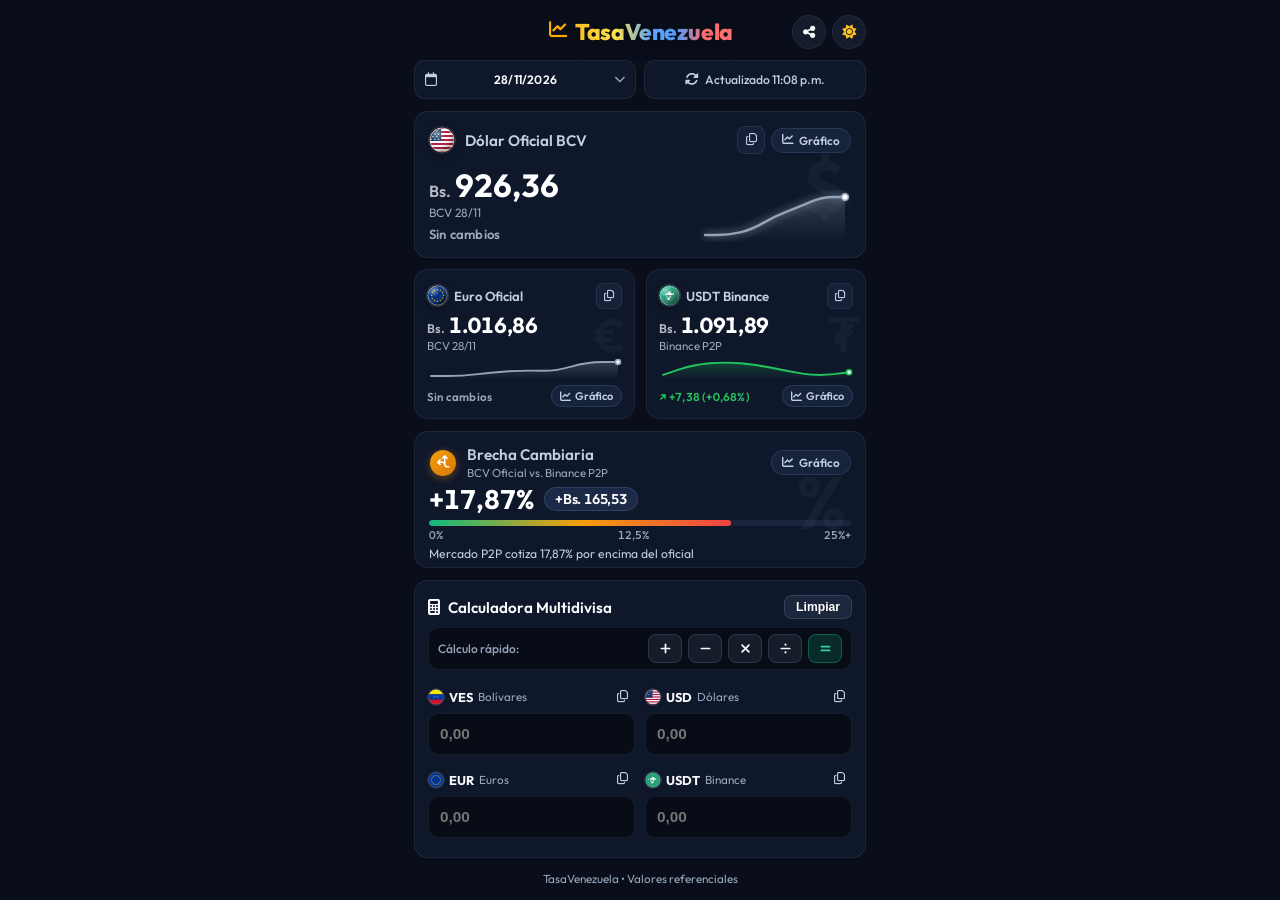
<file: index.html>
<!DOCTYPE html>
<html lang="es">
<head>
  <meta charset="UTF-8">
  <meta name="viewport" content="width=device-width, initial-scale=1.0, viewport-fit=cover">
  <title>TasaVenezuela</title>

  <!-- PWA & Apple iOS Support -->
  <link rel="manifest" href="manifest.json">
  <meta name="theme-color" content="#0f172a">
  <meta name="mobile-web-app-capable" content="yes">
  <meta name="apple-mobile-web-app-capable" content="yes">
  <meta name="apple-mobile-web-app-status-bar-style" content="black-translucent">
  <meta name="apple-mobile-web-app-title" content="TasaVenezuela">
  <link rel="apple-touch-icon" href="icons/apple-touch-icon.png">
  <link rel="apple-touch-icon" sizes="180x180" href="icons/icon-180x180.png">
  <link rel="icon" type="image/png" sizes="32x32" href="icons/favicon-32x32.png">
  <meta name="format-detection" content="telephone=no">

  <link rel="stylesheet" href="styles.css?v=38">
  <!-- Google Fonts -->
  <link href="https://fonts.googleapis.com/css2?family=Outfit:wght@300;400;500;600;700&display=swap" rel="stylesheet">
  <!-- FontAwesome Icons -->
  <link rel="stylesheet" href="https://cdnjs.cloudflare.com/ajax/libs/font-awesome/6.4.0/css/all.min.css">
  <!-- Estilos Críticos Splash Screen (Evita cualquier parpadeo de carga) -->
  <style>
    .splash-screen {
      position: fixed;
      inset: 0;
      z-index: 999999;
      background-color: #000000;
      display: flex;
      align-items: center;
      justify-content: center;
      overflow: hidden;
      touch-action: none;
      user-select: none;
      -webkit-user-select: none;
      transition: opacity 0.38s cubic-bezier(0.4, 0, 0.2, 1),
                  transform 0.38s cubic-bezier(0.4, 0, 0.2, 1),
                  visibility 0.38s ease;
      will-change: opacity, transform;
    }
    .splash-screen.splash-hidden {
      opacity: 0;
      transform: scale(1.05);
      pointer-events: none;
      visibility: hidden;
    }
  </style>
</head>
<body>
  <!-- Animated Splash Screen (Apertura Fluida con Bandera Ondeante) -->
  <div id="app-splash-screen" class="splash-screen" aria-hidden="true">
    <div class="splash-content">
      <div class="splash-icon-container">
        <canvas id="splash-canvas" width="512" height="512"></canvas>
        <img id="splash-fallback-img" src="./icons/icon-512x512.png" alt="TasaVenezuela" class="splash-fallback-img" />
        <div class="splash-glow"></div>
      </div>
      <div class="splash-brand">
        <h2 class="splash-title">TasaVenezuela</h2>
        <div class="splash-progress-track">
          <div class="splash-progress-fill"></div>
        </div>
      </div>
    </div>
  </div>

  <div class="bg-glow bg-glow-1"></div>
  <div class="bg-glow bg-glow-2"></div>

  <div class="app-container">
    <!-- Header -->
    <header class="app-header">
      <div class="header-top">
        <div class="header-left-slot">
          <button id="btn-install" class="btn-install" title="Instalar aplicación" style="display: none;">
            <i class="fa-solid fa-cloud-arrow-down"></i>
            <span>Instalar</span>
          </button>
        </div>
        <div class="header-logo">
          <i class="fa-solid fa-chart-line logo-icon"></i>
          <h1>TasaVenezuela</h1>
        </div>
        <div class="header-actions">
          <button type="button" id="btn-share" class="btn-icon-circle btn-share" title="Compartir resumen del día" aria-label="Compartir resumen de tasas">
            <i class="fa-solid fa-share-nodes"></i>
          </button>
          <button type="button" id="btn-theme" class="btn-icon-circle btn-theme" title="Cambiar a modo claro" aria-label="Cambiar a modo claro">
            <i class="fa-solid fa-sun theme-icon"></i>
          </button>
        </div>
      </div>
    </header>

    <main class="app-main">
      <!-- Banner Offline (Solo visible cuando NO hay conexión a Internet) -->
      <section id="offline-banner" class="offline-banner" style="display: none;" role="status" aria-live="polite">
        <div class="offline-banner-left">
          <div class="offline-icon-pulse">
            <i class="fa-solid fa-triangle-exclamation"></i>
          </div>
          <div class="offline-text-content">
            <div class="offline-badge-row">
              <span class="offline-badge"><i class="fa-solid fa-bolt-slash"></i> MODO SIN CONEXIÓN</span>
            </div>
            <p class="offline-message">
              Mostrando última actualización recibida: <strong id="offline-last-date">--</strong>
            </p>
          </div>
        </div>
        <button id="btn-retry-offline" class="btn-retry-offline" title="Reintentar conexión">
          <i class="fa-solid fa-rotate"></i>
          <span>Reintentar</span>
        </button>
      </section>

      <!-- Barra Unificada de Fecha y Actualización -->
      <section class="unified-toolbar-section">
        <div class="unified-toolbar">
          <div class="unified-date-control" id="date-control-trigger" title="Consultar fechas anteriores">
            <i class="fa-regular fa-calendar toolbar-icon"></i>
            <span id="selected-date-display" class="toolbar-date-text">--/--/----</span>
            <i class="fa-solid fa-chevron-down toolbar-chevron"></i>
            <input type="date" id="input-fecha" class="input-date-overlay" aria-label="Consultar fechas anteriores">
          </div>
          <button type="button" id="btn-refresh" class="unified-refresh-btn" title="Actualizar tasas">
            <i class="fa-solid fa-rotate refresh-icon"></i>
            <span id="last-update-display">Actualizado --:--</span>
          </button>
        </div>
        <div id="historical-notice" class="historical-notice" style="display: none;"></div>
      </section>

      <!-- Tarjetas de Tasas -->
      <section class="rates-grid">
        <!-- Dólar BCV (Principal) -->
        <div class="rate-card primary-card" id="card-dolar">
          <div class="card-header">
            <div class="card-title">
              <span class="flag-icon" aria-label="Bandera Estados Unidos">
                <svg class="flag-svg" viewBox="0 0 64 64" width="28" height="28">
                  <defs>
                    <clipPath id="circle-us"><circle cx="32" cy="32" r="30"/></clipPath>
                    <radialGradient id="gloss-us" cx="30%" cy="25%" r="70%">
                      <stop offset="0%" stop-color="#ffffff" stop-opacity="0.45"/>
                      <stop offset="50%" stop-color="#ffffff" stop-opacity="0"/>
                      <stop offset="100%" stop-color="#000000" stop-opacity="0.25"/>
                    </radialGradient>
                    <linearGradient id="rim-us" x1="0%" y1="0%" x2="100%" y2="100%">
                      <stop offset="0%" stop-color="#FFDF80"/>
                      <stop offset="50%" stop-color="#FFFFFF" stop-opacity="0.8"/>
                      <stop offset="100%" stop-color="#B38728"/>
                    </linearGradient>
                  </defs>
                  <g clip-path="url(#circle-us)">
                    <rect width="64" height="64" fill="#B31942"/>
                    <rect y="4.92" width="64" height="4.92" fill="#FFFFFF"/>
                    <rect y="14.77" width="64" height="4.92" fill="#FFFFFF"/>
                    <rect y="24.61" width="64" height="4.92" fill="#FFFFFF"/>
                    <rect y="34.46" width="64" height="4.92" fill="#FFFFFF"/>
                    <rect y="44.31" width="64" height="4.92" fill="#FFFFFF"/>
                    <rect y="54.15" width="64" height="4.92" fill="#FFFFFF"/>
                    <rect width="30" height="34.46" fill="#0A3161"/>
                    <g fill="#FFFFFF" transform="scale(0.85) translate(1, 1)">
                      <polygon points="5,2 6,4.5 8.7,4.5 6.5,6.1 7.3,8.6 5,7 2.7,8.6 3.5,6.1 1.3,4.5 4,4.5" transform="translate(1, 0) scale(0.8)"/>
                      <polygon points="5,2 6,4.5 8.7,4.5 6.5,6.1 7.3,8.6 5,7 2.7,8.6 3.5,6.1 1.3,4.5 4,4.5" transform="translate(12, 0) scale(0.8)"/>
                      <polygon points="5,2 6,4.5 8.7,4.5 6.5,6.1 7.3,8.6 5,7 2.7,8.6 3.5,6.1 1.3,4.5 4,4.5" transform="translate(23, 0) scale(0.8)"/>
                      <polygon points="5,2 6,4.5 8.7,4.5 6.5,6.1 7.3,8.6 5,7 2.7,8.6 3.5,6.1 1.3,4.5 4,4.5" transform="translate(6.5, 7.5) scale(0.8)"/>
                      <polygon points="5,2 6,4.5 8.7,4.5 6.5,6.1 7.3,8.6 5,7 2.7,8.6 3.5,6.1 1.3,4.5 4,4.5" transform="translate(17.5, 7.5) scale(0.8)"/>
                      <polygon points="5,2 6,4.5 8.7,4.5 6.5,6.1 7.3,8.6 5,7 2.7,8.6 3.5,6.1 1.3,4.5 4,4.5" transform="translate(1, 15) scale(0.8)"/>
                      <polygon points="5,2 6,4.5 8.7,4.5 6.5,6.1 7.3,8.6 5,7 2.7,8.6 3.5,6.1 1.3,4.5 4,4.5" transform="translate(12, 15) scale(0.8)"/>
                      <polygon points="5,2 6,4.5 8.7,4.5 6.5,6.1 7.3,8.6 5,7 2.7,8.6 3.5,6.1 1.3,4.5 4,4.5" transform="translate(23, 15) scale(0.8)"/>
                      <polygon points="5,2 6,4.5 8.7,4.5 6.5,6.1 7.3,8.6 5,7 2.7,8.6 3.5,6.1 1.3,4.5 4,4.5" transform="translate(6.5, 22.5) scale(0.8)"/>
                      <polygon points="5,2 6,4.5 8.7,4.5 6.5,6.1 7.3,8.6 5,7 2.7,8.6 3.5,6.1 1.3,4.5 4,4.5" transform="translate(17.5, 22.5) scale(0.8)"/>
                      <polygon points="5,2 6,4.5 8.7,4.5 6.5,6.1 7.3,8.6 5,7 2.7,8.6 3.5,6.1 1.3,4.5 4,4.5" transform="translate(1, 30) scale(0.8)"/>
                      <polygon points="5,2 6,4.5 8.7,4.5 6.5,6.1 7.3,8.6 5,7 2.7,8.6 3.5,6.1 1.3,4.5 4,4.5" transform="translate(12, 30) scale(0.8)"/>
                      <polygon points="5,2 6,4.5 8.7,4.5 6.5,6.1 7.3,8.6 5,7 2.7,8.6 3.5,6.1 1.3,4.5 4,4.5" transform="translate(23, 30) scale(0.8)"/>
                    </g>
                    <circle cx="32" cy="32" r="30" fill="url(#gloss-us)"/>
                  </g>
                  <circle cx="32" cy="32" r="29.5" fill="none" stroke="url(#rim-us)" stroke-width="1.8"/>
                </svg>
              </span>
              <h2>Dólar Oficial BCV</h2>
            </div>
            <div class="card-header-actions">
              <button type="button" class="btn-copy-rate btn-copy-corner" data-copy-rate="usd" aria-label="Copiar tasa Dólar Oficial BCV" title="Copiar tasa">
                <i class="fa-regular fa-copy"></i>
              </button>
              <button type="button" class="btn-chart-pill" data-chart-card="card-dolar" title="Ver gráfico histórico 7D / 30D">
                <i class="fa-solid fa-chart-line"></i>
                <span>Gráfico</span>
              </button>
            </div>
          </div>
          <div class="hero-content-grid">
            <div class="hero-metrics">
              <div class="rate-value-container">
                <span class="rate-symbol">Bs.</span>
                <span class="rate-value" id="val-dolar">0,00</span>
              </div>
              <span class="rate-desc" id="desc-dolar">BCV --/--</span>
              <span class="trend-badge" id="trend-dolar">--</span>
            </div>
            <canvas class="mini-sparkline hero-sparkline" id="spark-dolar" width="145" height="54" aria-label="Mini gráfico últimos 7 días Dólar BCV"></canvas>
          </div>
        </div>

        <!-- Duo Grid para Euro y Binance (Diseño Compacto) -->
        <div class="rates-duo-grid">
          <!-- Euro BCV -->
          <div class="rate-card" id="card-euro">
          <div class="card-header">
            <div class="card-title">
              <span class="flag-icon" aria-label="Bandera Unión Europea">
                <svg class="flag-svg" viewBox="0 0 64 64" width="28" height="28">
                  <defs>
                    <clipPath id="circle-eu"><circle cx="32" cy="32" r="30"/></clipPath>
                    <linearGradient id="bg-eu" x1="0%" y1="0%" x2="100%" y2="100%">
                      <stop offset="0%" stop-color="#003FA8"/>
                      <stop offset="60%" stop-color="#002776"/>
                      <stop offset="100%" stop-color="#001440"/>
                    </linearGradient>
                    <radialGradient id="gloss-eu" cx="30%" cy="25%" r="70%">
                      <stop offset="0%" stop-color="#ffffff" stop-opacity="0.45"/>
                      <stop offset="50%" stop-color="#ffffff" stop-opacity="0"/>
                      <stop offset="100%" stop-color="#000000" stop-opacity="0.3"/>
                    </radialGradient>
                    <linearGradient id="rim-eu" x1="0%" y1="0%" x2="100%" y2="100%">
                      <stop offset="0%" stop-color="#FFE885"/>
                      <stop offset="50%" stop-color="#FFFFFF" stop-opacity="0.8"/>
                      <stop offset="100%" stop-color="#CCA01A"/>
                    </linearGradient>
                    <g id="star-eu">
                      <polygon points="0,-3.2 0.95,-0.9 3.1,-0.9 1.4,0.4 2,2.5 0,1.2 -2,2.5 -1.4,0.4 -3.1,-0.9 -0.95,-0.9" fill="#FFCC00" filter="drop-shadow(0 0.5px 1px rgba(0,0,0,0.5))"/>
                    </g>
                  </defs>
                  <g clip-path="url(#circle-eu)">
                    <rect width="64" height="64" fill="url(#bg-eu)"/>
                    <use href="#star-eu" x="32" y="14"/>
                    <use href="#star-eu" x="41" y="16.4"/>
                    <use href="#star-eu" x="47.6" y="23"/>
                    <use href="#star-eu" x="50" y="32"/>
                    <use href="#star-eu" x="47.6" y="41"/>
                    <use href="#star-eu" x="41" y="47.6"/>
                    <use href="#star-eu" x="32" y="50"/>
                    <use href="#star-eu" x="23" y="47.6"/>
                    <use href="#star-eu" x="16.4" y="41"/>
                    <use href="#star-eu" x="14" y="32"/>
                    <use href="#star-eu" x="16.4" y="23"/>
                    <use href="#star-eu" x="23" y="16.4"/>
                    <circle cx="32" cy="32" r="30" fill="url(#gloss-eu)"/>
                  </g>
                  <circle cx="32" cy="32" r="29.5" fill="none" stroke="url(#rim-eu)" stroke-width="1.8"/>
                </svg>
              </span>
              <h2>Euro Oficial</h2>
            </div>
            <button type="button" class="btn-copy-rate btn-copy-corner" data-copy-rate="eur" aria-label="Copiar tasa Euro Oficial" title="Copiar tasa">
              <i class="fa-regular fa-copy"></i>
            </button>
          </div>
          <div class="card-body">
            <div class="rate-value-container">
              <span class="rate-symbol">Bs.</span>
              <span class="rate-value" id="val-euro">0,00</span>
            </div>
            <span class="rate-desc" id="desc-euro">BCV --/--</span>
            <canvas class="mini-sparkline duo-sparkline" id="spark-euro" width="140" height="24" aria-label="Mini gráfico últimos 7 días Euro"></canvas>
          </div>
          <div class="card-footer">
            <span class="trend-badge" id="trend-euro">--</span>
            <button type="button" class="btn-chart-pill btn-chart-pill-sm" data-chart-card="card-euro" title="Ver gráfico histórico Euro">
              <i class="fa-solid fa-chart-line"></i>
              <span>Gráfico</span>
            </button>
          </div>
        </div>

        <!-- USDT Binance -->
        <div class="rate-card" id="card-binance">
          <div class="card-header">
            <div class="card-title">
              <span class="flag-icon" aria-label="Icono Tether USDT">
                <svg class="flag-svg" viewBox="0 0 64 64" width="28" height="28">
                  <defs>
                    <clipPath id="circle-usdt"><circle cx="32" cy="32" r="30"/></clipPath>
                    <linearGradient id="bg-usdt" x1="0%" y1="0%" x2="100%" y2="100%">
                      <stop offset="0%" stop-color="#2CD6A4"/>
                      <stop offset="40%" stop-color="#26A17B"/>
                      <stop offset="100%" stop-color="#11634B"/>
                    </linearGradient>
                    <radialGradient id="gloss-usdt" cx="30%" cy="25%" r="70%">
                      <stop offset="0%" stop-color="#ffffff" stop-opacity="0.45"/>
                      <stop offset="50%" stop-color="#ffffff" stop-opacity="0"/>
                      <stop offset="100%" stop-color="#000000" stop-opacity="0.3"/>
                    </radialGradient>
                    <linearGradient id="rim-usdt" x1="0%" y1="0%" x2="100%" y2="100%">
                      <stop offset="0%" stop-color="#73F5D0"/>
                      <stop offset="50%" stop-color="#FFFFFF" stop-opacity="0.8"/>
                      <stop offset="100%" stop-color="#14805F"/>
                    </linearGradient>
                  </defs>
                  <g clip-path="url(#circle-usdt)">
                    <rect width="64" height="64" fill="url(#bg-usdt)"/>
                    <circle cx="32" cy="32" r="25" fill="none" stroke="rgba(255,255,255,0.2)" stroke-width="1.5"/>
                    <path d="M35.6 30.5c-.3 0-1.8.1-3.6.1-1.6 0-3.1-.1-3.6-.1-6.1-.3-10.7-1.4-10.7-2.7 0-1.4 4.6-2.5 10.7-2.7V20h7.2v5.1c6.1.3 10.7 1.4 10.7 2.7 0 1.3-4.6 2.4-10.7 2.7zm0 1.2c6.1-.3 10.7-1.4 10.7-2.7 0-.3-.3-.6-.8-.9-1.3 2.1-6.5 3.5-12.8 3.7v13.6h-7.2V31.8c-6.3-.2-11.5-1.6-12.8-3.7-.5.3-.8.6-.8.9 0 1.3 4.6 2.4 10.7 2.7v6.6c2.2.1 4.5.1 6.8.1 2.4 0 4.6 0 6.9-.1v-6.6z" fill="#FFFFFF" filter="drop-shadow(0 1px 2px rgba(0,0,0,0.4))"/>
                    <circle cx="32" cy="32" r="30" fill="url(#gloss-usdt)"/>
                  </g>
                  <circle cx="32" cy="32" r="29.5" fill="none" stroke="url(#rim-usdt)" stroke-width="1.8"/>
                </svg>
              </span>
              <h2>USDT Binance</h2>
            </div>
            <button type="button" class="btn-copy-rate btn-copy-corner" data-copy-rate="usdt" aria-label="Copiar tasa USDT Binance" title="Copiar tasa">
              <i class="fa-regular fa-copy"></i>
            </button>
          </div>
          <div class="card-body">
            <div class="rate-value-container">
              <span class="rate-symbol">Bs.</span>
              <span class="rate-value" id="val-binance">0,00</span>
            </div>
            <span class="rate-desc" id="desc-binance">Binance P2P</span>
            <canvas class="mini-sparkline duo-sparkline" id="spark-binance" width="140" height="24" aria-label="Mini gráfico últimos 7 días USDT"></canvas>
          </div>
          <div class="card-footer">
            <span class="trend-badge" id="trend-binance">--</span>
            <button type="button" class="btn-chart-pill btn-chart-pill-sm" data-chart-card="card-binance" title="Ver gráfico histórico USDT">
              <i class="fa-solid fa-chart-line"></i>
              <span>Gráfico</span>
            </button>
          </div>
        </div>
        </div> <!-- Fin rates-duo-grid -->

        <!-- Tarjeta de Brecha Cambiaria (Spread) -->
        <div class="rate-card spread-card" id="card-brecha">
          <div class="card-header">
            <div class="card-title">
              <span class="flag-icon" aria-label="Icono Brecha Cambiaria">
                <span class="spread-icon-badge">
                  <i class="fa-solid fa-arrows-split-up-and-left"></i>
                </span>
              </span>
              <div>
                <h2>Brecha Cambiaria</h2>
                <span class="spread-subtitle">BCV Oficial vs. Binance P2P</span>
              </div>
            </div>
            <button type="button" class="btn-chart-pill" data-chart-card="card-brecha" title="Ver gráfico histórico de Brecha">
              <i class="fa-solid fa-chart-line"></i>
              <span>Gráfico</span>
            </button>
          </div>
          <div class="card-body">
            <div class="rate-value-container spread-values-container">
              <span class="rate-value" id="val-brecha-pct">+0,00%</span>
              <span class="spread-bs-badge" id="val-brecha-diff-inline">+Bs. 0,00</span>
            </div>
            <span class="rate-desc" id="val-brecha-diff">Diferencia por dólar respecto al oficial</span>
          </div>
          <div class="card-footer spread-card-footer">
            <div class="spread-bar-wrapper">
              <div class="spread-bar-container">
                <div class="spread-bar-fill" id="spread-bar-fill"></div>
              </div>
              <div class="spread-bar-scale" aria-hidden="true">
                <span>0%</span>
                <span id="spread-scale-mid">12,5%</span>
                <span id="spread-scale-max">25%+</span>
              </div>
            </div>
            <span class="spread-footer-text" id="spread-footer-text">Calculando diferencial en tiempo real...</span>
          </div>
        </div>
      </section>

      <!-- Calculadora Multidivisa -->
      <section class="calculator-section">
        <div class="calculator-card">
          <div class="calculator-header">
            <div class="calculator-title-group">
              <i class="fa-solid fa-calculator calc-icon"></i>
              <h2>Calculadora Multidivisa</h2>
            </div>
            <button id="btn-reset-calc" class="btn-reset-calc" title="Limpiar calculadora">
              Limpiar
            </button>
          </div>
          <div class="calc-ops-bar" role="toolbar" aria-label="Operadores matemáticos rápidos">
            <span class="calc-ops-hint">Cálculo rápido:</span>
            <div class="calc-ops-buttons">
              <button type="button" class="btn-calc-op" data-op="+" title="Sumar (+)" aria-label="Sumar">
                <svg class="calc-op-svg" viewBox="0 0 16 16" width="13" height="13" aria-hidden="true">
                  <line x1="8" y1="3" x2="8" y2="13" stroke="currentColor" stroke-width="2.1" stroke-linecap="round"/>
                  <line x1="3" y1="8" x2="13" y2="8" stroke="currentColor" stroke-width="2.1" stroke-linecap="round"/>
                </svg>
              </button>
              <button type="button" class="btn-calc-op" data-op="-" title="Restar (−)" aria-label="Restar">
                <svg class="calc-op-svg" viewBox="0 0 16 16" width="13" height="13" aria-hidden="true">
                  <line x1="3" y1="8" x2="13" y2="8" stroke="currentColor" stroke-width="2.1" stroke-linecap="round"/>
                </svg>
              </button>
              <button type="button" class="btn-calc-op" data-op="*" title="Multiplicar (×)" aria-label="Multiplicar">
                <svg class="calc-op-svg" viewBox="0 0 16 16" width="13" height="13" aria-hidden="true">
                  <line x1="3.8" y1="3.8" x2="12.2" y2="12.2" stroke="currentColor" stroke-width="2.1" stroke-linecap="round"/>
                  <line x1="12.2" y1="3.8" x2="3.8" y2="12.2" stroke="currentColor" stroke-width="2.1" stroke-linecap="round"/>
                </svg>
              </button>
              <button type="button" class="btn-calc-op" data-op="/" title="Dividir (÷)" aria-label="Dividir">
                <svg class="calc-op-svg" viewBox="0 0 16 16" width="13" height="13" aria-hidden="true">
                  <circle cx="8" cy="3.3" r="1.35" fill="currentColor"/>
                  <line x1="2.8" y1="8" x2="13.2" y2="8" stroke="currentColor" stroke-width="2.1" stroke-linecap="round"/>
                  <circle cx="8" cy="12.7" r="1.35" fill="currentColor"/>
                </svg>
              </button>
              <button type="button" class="btn-calc-op btn-calc-eq" data-op="=" title="Calcular total (=)" aria-label="Calcular total">
                <svg class="calc-op-svg" viewBox="0 0 16 16" width="13" height="13" aria-hidden="true">
                  <line x1="3" y1="5.6" x2="13" y2="5.6" stroke="currentColor" stroke-width="2.1" stroke-linecap="round"/>
                  <line x1="3" y1="10.4" x2="13" y2="10.4" stroke="currentColor" stroke-width="2.1" stroke-linecap="round"/>
                </svg>
              </button>
            </div>
          </div>
          <div class="calculator-body">
            <div class="input-group">
              <div class="input-group-head">
                <label for="input-ves" class="input-label-inline">
                  <svg class="mini-flag-svg" viewBox="0 0 64 64" width="16" height="16" aria-hidden="true">
                    <clipPath id="circle-ves-mini"><circle cx="32" cy="32" r="30"/></clipPath>
                    <g clip-path="url(#circle-ves-mini)">
                      <rect width="64" height="21.33" fill="#FCE300"/>
                      <rect y="21.33" width="64" height="21.33" fill="#0038A8"/>
                      <rect y="42.66" width="64" height="21.34" fill="#CE1126"/>
                      <g fill="#FFFFFF" transform="translate(32, 33) scale(0.65)">
                        <circle cx="-16" cy="3" r="1.5"/><circle cx="-12" cy="-2" r="1.5"/><circle cx="-7" cy="-5" r="1.5"/><circle cx="-2.3" cy="-7" r="1.5"/>
                        <circle cx="2.3" cy="-7" r="1.5"/><circle cx="7" cy="-5" r="1.5"/><circle cx="12" cy="-2" r="1.5"/><circle cx="16" cy="3" r="1.5"/>
                      </g>
                    </g>
                    <circle cx="32" cy="32" r="29.5" fill="none" stroke="rgba(255,255,255,0.4)" stroke-width="2"/>
                  </svg>
                  <span class="curr-code">VES</span>
                  <span class="curr-name">Bolívares</span>
                </label>
                <button type="button" class="btn-copy-calc" data-copy-input="input-ves" data-currency="VES" aria-label="Copiar monto en Bolívares" title="Copiar monto VES">
                  <i class="fa-regular fa-copy"></i>
                </button>
              </div>
              <div class="input-wrapper">
                <input type="text" id="input-ves" inputmode="decimal" placeholder="0,00">
              </div>
            </div>

            <div class="input-group">
              <div class="input-group-head">
                <label for="input-usd" class="input-label-inline">
                  <svg class="mini-flag-svg" viewBox="0 0 64 64" width="16" height="16" aria-hidden="true">
                    <clipPath id="circle-us-mini"><circle cx="32" cy="32" r="30"/></clipPath>
                    <g clip-path="url(#circle-us-mini)">
                      <rect width="64" height="64" fill="#B31942"/>
                      <rect y="4.92" width="64" height="4.92" fill="#FFFFFF"/>
                      <rect y="14.77" width="64" height="4.92" fill="#FFFFFF"/>
                      <rect y="24.61" width="64" height="4.92" fill="#FFFFFF"/>
                      <rect y="34.46" width="64" height="4.92" fill="#FFFFFF"/>
                      <rect y="44.31" width="64" height="4.92" fill="#FFFFFF"/>
                      <rect y="54.15" width="64" height="4.92" fill="#FFFFFF"/>
                      <rect width="30" height="34.46" fill="#0A3161"/>
                      <circle cx="6" cy="7" r="1.8" fill="#FFFFFF"/><circle cx="15" cy="7" r="1.8" fill="#FFFFFF"/><circle cx="24" cy="7" r="1.8" fill="#FFFFFF"/>
                      <circle cx="10.5" cy="15" r="1.8" fill="#FFFFFF"/><circle cx="19.5" cy="15" r="1.8" fill="#FFFFFF"/>
                      <circle cx="6" cy="23" r="1.8" fill="#FFFFFF"/><circle cx="15" cy="23" r="1.8" fill="#FFFFFF"/><circle cx="24" cy="23" r="1.8" fill="#FFFFFF"/>
                    </g>
                    <circle cx="32" cy="32" r="29.5" fill="none" stroke="rgba(255,255,255,0.4)" stroke-width="2"/>
                  </svg>
                  <span class="curr-code">USD</span>
                  <span class="curr-name">Dólares</span>
                </label>
                <button type="button" class="btn-copy-calc" data-copy-input="input-usd" data-currency="USD" aria-label="Copiar monto en Dólares" title="Copiar monto USD">
                  <i class="fa-regular fa-copy"></i>
                </button>
              </div>
              <div class="input-wrapper">
                <input type="text" id="input-usd" inputmode="decimal" placeholder="0,00">
              </div>
            </div>

            <div class="input-group">
              <div class="input-group-head">
                <label for="input-eur" class="input-label-inline">
                  <svg class="mini-flag-svg" viewBox="0 0 64 64" width="16" height="16" aria-hidden="true">
                    <clipPath id="circle-eu-mini"><circle cx="32" cy="32" r="30"/></clipPath>
                    <g clip-path="url(#circle-eu-mini)">
                      <rect width="64" height="64" fill="#003399"/>
                      <circle cx="32" cy="14" r="2.2" fill="#FFCC00"/>
                      <circle cx="41" cy="16.4" r="2.2" fill="#FFCC00"/>
                      <circle cx="47.6" cy="23" r="2.2" fill="#FFCC00"/>
                      <circle cx="50" cy="32" r="2.2" fill="#FFCC00"/>
                      <circle cx="47.6" cy="41" r="2.2" fill="#FFCC00"/>
                      <circle cx="41" cy="47.6" r="2.2" fill="#FFCC00"/>
                      <circle cx="32" cy="50" r="2.2" fill="#FFCC00"/>
                      <circle cx="23" cy="47.6" r="2.2" fill="#FFCC00"/>
                      <circle cx="16.4" cy="41" r="2.2" fill="#FFCC00"/>
                      <circle cx="14" cy="32" r="2.2" fill="#FFCC00"/>
                      <circle cx="16.4" cy="23" r="2.2" fill="#FFCC00"/>
                      <circle cx="23" cy="16.4" r="2.2" fill="#FFCC00"/>
                    </g>
                    <circle cx="32" cy="32" r="29.5" fill="none" stroke="rgba(255,255,255,0.4)" stroke-width="2"/>
                  </svg>
                  <span class="curr-code">EUR</span>
                  <span class="curr-name">Euros</span>
                </label>
                <button type="button" class="btn-copy-calc" data-copy-input="input-eur" data-currency="EUR" aria-label="Copiar monto en Euros" title="Copiar monto EUR">
                  <i class="fa-regular fa-copy"></i>
                </button>
              </div>
              <div class="input-wrapper">
                <input type="text" id="input-eur" inputmode="decimal" placeholder="0,00">
              </div>
            </div>

            <div class="input-group">
              <div class="input-group-head">
                <label for="input-usdt" class="input-label-inline">
                  <svg class="mini-flag-svg" viewBox="0 0 64 64" width="16" height="16" aria-hidden="true">
                    <clipPath id="circle-usdt-mini"><circle cx="32" cy="32" r="30"/></clipPath>
                    <g clip-path="url(#circle-usdt-mini)">
                      <rect width="64" height="64" fill="#26A17B"/>
                      <path d="M35.6 30.5c-.3 0-1.8.1-3.6.1-1.6 0-3.1-.1-3.6-.1-6.1-.3-10.7-1.4-10.7-2.7 0-1.4 4.6-2.5 10.7-2.7V20h7.2v5.1c6.1.3 10.7 1.4 10.7 2.7 0 1.3-4.6 2.4-10.7 2.7zm0 1.2c6.1-.3 10.7-1.4 10.7-2.7 0-.3-.3-.6-.8-.9-1.3 2.1-6.5 3.5-12.8 3.7v13.6h-7.2V31.8c-6.3-.2-11.5-1.6-12.8-3.7-.5.3-.8.6-.8.9 0 1.3 4.6 2.4 10.7 2.7v6.6c2.2.1 4.5.1 6.8.1 2.4 0 4.6 0 6.9-.1v-6.6z" fill="#FFFFFF"/>
                    </g>
                    <circle cx="32" cy="32" r="29.5" fill="none" stroke="rgba(255,255,255,0.4)" stroke-width="2"/>
                  </svg>
                  <span class="curr-code">USDT</span>
                  <span class="curr-name">Binance</span>
                </label>
                <button type="button" class="btn-copy-calc" data-copy-input="input-usdt" data-currency="USDT" aria-label="Copiar monto en USDT" title="Copiar monto USDT">
                  <i class="fa-regular fa-copy"></i>
                </button>
              </div>
              <div class="input-wrapper">
                <input type="text" id="input-usdt" inputmode="decimal" placeholder="0,00">
              </div>
            </div>
          </div>
        </div>
      </section>
    </main>

    <!-- Footer -->
    <footer class="app-footer">
      <p>TasaVenezuela • Valores referenciales</p>
    </footer>
  </div>

  <!-- Modal Guía para instalar en iOS / iPhone -->
  <div id="ios-install-modal" class="ios-modal" aria-hidden="true">
    <div class="ios-modal-backdrop" id="ios-modal-close-backdrop"></div>
    <div class="ios-modal-sheet">
      <div class="ios-modal-handle"></div>
      <div class="ios-modal-header">
        <img src="icons/apple-touch-icon.png" alt="TasaVenezuela Icon" class="ios-modal-icon">
        <div class="ios-modal-titles">
          <h3>Instalar en iPhone / iPad</h3>
          <p>Ten la app lista en tu pantalla de inicio</p>
        </div>
        <button id="ios-modal-close" class="btn-close-modal" aria-label="Cerrar">&times;</button>
      </div>
      <div class="ios-modal-steps">
        <div class="ios-step">
          <div class="step-num">1</div>
          <div class="step-text">
            Toca el botón <strong>Compartir</strong> en la barra inferior de Safari:
            <div class="step-badge"><i class="fa-solid fa-arrow-up-from-bracket"></i> Compartir</div>
          </div>
        </div>
        <div class="ios-step">
          <div class="step-num">2</div>
          <div class="step-text">
            Desplaza hacia abajo en las opciones y selecciona:
            <div class="step-badge"><i class="fa-regular fa-square-plus"></i> Agregar a inicio</div>
          </div>
        </div>
        <div class="ios-step">
          <div class="step-num">3</div>
          <div class="step-text">
            Toca <strong>"Agregar"</strong> en la esquina superior derecha.
          </div>
        </div>
      </div>
      <button id="ios-modal-ok" class="btn-ios-ok">Entendido</button>
    </div>
  </div>

  <!-- Modal de Gráfico Histórico (7 / 30 días) -->
  <div id="history-chart-modal" class="ios-modal chart-modal" aria-hidden="true">
    <div class="ios-modal-backdrop" id="chart-modal-backdrop"></div>
    <div class="ios-modal-sheet chart-modal-sheet">
      <div class="ios-modal-handle"></div>
      <div class="chart-modal-header">
        <div class="chart-modal-title-group">
          <h3 id="chart-modal-title">Evolución Dólar BCV</h3>
          <p id="chart-modal-subtitle">Últimos 7 días registrados</p>
        </div>
        <div class="chart-range-tabs" role="tablist">
          <button type="button" class="chart-range-btn active" data-range="7">7D</button>
          <button type="button" class="chart-range-btn" data-range="30">30D</button>
        </div>
        <button type="button" id="chart-modal-close" class="btn-close-modal" aria-label="Cerrar">&times;</button>
      </div>
      <div class="chart-canvas-container">
        <canvas id="history-chart-canvas" width="680" height="320"></canvas>
      </div>
      <div class="chart-stats-grid">
        <div class="chart-stat-box">
          <span class="chart-stat-label">Mínimo</span>
          <strong class="chart-stat-val" id="chart-stat-min">--</strong>
        </div>
        <div class="chart-stat-box">
          <span class="chart-stat-label">Promedio</span>
          <strong class="chart-stat-val" id="chart-stat-avg">--</strong>
        </div>
        <div class="chart-stat-box">
          <span class="chart-stat-label">Máximo</span>
          <strong class="chart-stat-val" id="chart-stat-max">--</strong>
        </div>
      </div>
    </div>
  </div>

  <script src="app.js?v=38"></script>
</body>
</html>
</file>
<file: styles.css>
/* Reset & Core Setup */
*,
*::before,
*::after {
  box-sizing: border-box;
  margin: 0;
  padding: 0;
}

:root {
  --bg-primary: hsl(222, 47%, 7%);
  --bg-secondary: hsl(222, 47%, 11%);
  --card-bg: hsla(222, 47%, 15%, 0.6);
  --card-border: hsla(217, 30%, 60%, 0.12);
  --card-border-hover: hsla(217, 50%, 60%, 0.25);

  --color-usd: hsl(142, 70%, 45%);
  --color-euro: hsl(210, 100%, 50%);
  --color-binance: hsl(40, 100%, 50%);
  --color-trend-up: #22c55e;
  --color-trend-down: #f87171;

  --text-main: hsl(210, 40%, 98%);
  --text-muted: hsl(214, 32%, 82%);
  --text-dim: hsl(215, 22%, 67%);

  --glow-1: hsla(263, 70%, 50%, 0.15);
  --glow-2: hsla(180, 70%, 50%, 0.1);

  --font-sans: 'Outfit', -apple-system, BlinkMacSystemFont, "Segoe UI", Roboto, sans-serif;
  --transition-smooth: all 0.25s ease;
}

[data-theme="light"] {
  --bg-primary: hsl(210, 40%, 96%);
  --bg-secondary: hsl(210, 40%, 90%);
  --card-bg: hsla(0, 0%, 100%, 0.85);
  --card-border: hsla(217, 20%, 78%, 0.65);
  --card-border-hover: hsla(217, 30%, 58%, 0.45);
  --color-trend-up: #16a34a;
  --color-trend-down: #dc2626;

  --text-main: hsl(222, 47%, 11%);
  --text-muted: hsl(215, 28%, 30%);
  --text-dim: hsl(215, 20%, 42%);

  --glow-1: hsla(263, 70%, 50%, 0.08);
  --glow-2: hsla(180, 70%, 50%, 0.05);
}

html {
  background-color: var(--bg-primary);
  width: 100%;
  max-width: 100vw;
  overflow-x: hidden;
}

body {
  background-color: var(--bg-primary);
  color: var(--text-main);
  font-family: var(--font-sans);
  width: 100%;
  max-width: 100vw;
  min-height: 100dvh;
  overflow-x: hidden;
  display: flex;
  justify-content: center;
  position: relative;
}

.bg-glow {
  position: fixed;
  border-radius: 50%;
  filter: blur(100px);
  z-index: -1;
  pointer-events: none;
}

.bg-glow-1 {
  width: 300px;
  height: 300px;
  background: var(--glow-1);
  top: -100px;
  right: -50px;
}

.bg-glow-2 {
  width: 350px;
  height: 350px;
  background: var(--glow-2);
  bottom: 10%;
  left: -100px;
}

.app-container {
  width: 100%;
  max-width: 480px;
  min-width: 0;
  margin: 0 auto;
  padding: 12px 14px;
  padding-top: calc(12px + env(safe-area-inset-top, 0px));
  padding-bottom: calc(24px + env(safe-area-inset-bottom, 0px));
  padding-left: calc(14px + env(safe-area-inset-left, 0px));
  padding-right: calc(14px + env(safe-area-inset-right, 0px));
  display: flex;
  flex-direction: column;
  gap: 11px;
  -webkit-font-smoothing: antialiased;
}

.app-main {
  width: 100%;
  min-width: 0;
  display: flex;
  flex-direction: column;
  gap: 11px;
}

/* Header */
.app-header {
  text-align: center;
  padding: 4px 0 2px;
  width: 100%;
  min-width: 0;
}

.header-top {
  display: grid;
  grid-template-columns: minmax(0, 1fr) auto minmax(0, 1fr);
  align-items: center;
  width: 100%;
  gap: 6px;
}

.header-left-slot {
  display: flex;
  align-items: center;
  justify-content: flex-start;
  min-width: 0;
}

.header-logo {
  display: flex;
  align-items: center;
  justify-content: center;
  gap: 6px;
  min-width: 0;
}

.logo-icon {
  width: 22px;
  height: 22px;
  color: var(--color-binance);
  display: inline-flex;
  align-items: center;
  justify-content: center;
  font-size: 1.15rem;
  flex-shrink: 0;
}

.header-actions {
  display: flex;
  align-items: center;
  justify-content: flex-end;
  gap: 6px;
  flex-shrink: 0;
}

.app-header h1 {
  font-size: 1.38rem;
  font-weight: 800;
  letter-spacing: -0.2px;
  white-space: nowrap;
  background: linear-gradient(90deg, #FBBF24 0%, #FDE047 26%, #60A5FA 48%, #4F9CF9 64%, #FF6B6B 82%, #F87171 100%);
  -webkit-background-clip: text;
  -webkit-text-fill-color: transparent;
  background-clip: text;
  color: transparent;
  filter: drop-shadow(0 2px 8px rgba(0, 0, 0, 0.45));
}

[data-theme="light"] .app-header h1 {
  background: linear-gradient(90deg, #D97706 0%, #D97706 28%, #1D4ED8 48%, #1D4ED8 65%, #DC2626 82%, #B91C1C 100%);
  -webkit-background-clip: text;
  -webkit-text-fill-color: transparent;
  background-clip: text;
  filter: none;
}

.header-subtitle {
  font-size: 0.78rem;
  color: var(--text-muted);
  margin-top: 2px;
}

/* Action Buttons Header */
.btn-install {
  display: inline-flex;
  align-items: center;
  gap: 4px;
  background: linear-gradient(135deg, hsla(160, 84%, 39%, 0.25), hsla(217, 91%, 60%, 0.2));
  border: 1px solid hsla(160, 84%, 39%, 0.5);
  color: hsl(150, 90%, 65%);
  padding: 5px 9px;
  border-radius: 999px;
  font-size: 0.72rem;
  font-weight: 600;
  cursor: pointer;
  white-space: nowrap;
  transition: var(--transition-smooth);
  -webkit-tap-highlight-color: transparent;
}

.btn-install:hover {
  background: linear-gradient(135deg, hsla(160, 84%, 39%, 0.4), hsla(217, 91%, 60%, 0.3));
  border-color: hsl(150, 90%, 65%);
  transform: translateY(-1px);
}

.btn-install:active {
  transform: scale(0.95);
}

/* Circular Header Icon Buttons (Compartir y Tema) */
.btn-icon-circle {
  width: 34px;
  height: 34px;
  border-radius: 50%;
  background: hsla(217, 30%, 60%, 0.1);
  border: 1px solid var(--card-border);
  color: var(--text-main);
  display: inline-flex;
  align-items: center;
  justify-content: center;
  padding: 0;
  font-size: 0.88rem;
  cursor: pointer;
  flex-shrink: 0;
  transition: var(--transition-smooth);
  -webkit-tap-highlight-color: transparent;
}

.btn-icon-circle:hover {
  background: hsla(217, 30%, 60%, 0.2);
  border-color: var(--card-border-hover);
}

.btn-icon-circle:active {
  transform: scale(0.92);
}

.btn-theme .fa-sun {
  color: #fbbf24;
}

/* Cards & Unified Toolbar */
.unified-toolbar-section,
.rates-grid,
.calculator-section {
  width: 100%;
  min-width: 0;
}

.rate-card,
.calculator-card {
  background: var(--card-bg);
  border: 1px solid var(--card-border);
  border-radius: 14px;
  padding: 12px 14px;
  width: 100%;
  min-width: 0;
}

.unified-toolbar {
  display: grid;
  grid-template-columns: minmax(0, 1fr) minmax(0, 1fr);
  gap: 8px;
  width: 100%;
}

.unified-date-control,
.unified-refresh-btn {
  position: relative;
  display: flex;
  align-items: center;
  background: var(--card-bg);
  border: 1px solid var(--card-border);
  border-radius: 12px;
  padding: 8px 10px;
  color: var(--text-main);
  font-family: var(--font-sans);
  font-size: 0.74rem;
  font-weight: 500;
  cursor: pointer;
  transition: var(--transition-smooth);
  min-height: 38px;
  width: 100%;
  min-width: 0;
  overflow: hidden;
  -webkit-tap-highlight-color: transparent;
}

.unified-date-control {
  justify-content: space-between;
  gap: 5px;
}

.unified-refresh-btn {
  justify-content: center;
  gap: 6px;
}

.unified-date-control:hover,
.unified-refresh-btn:hover {
  border-color: var(--card-border-hover);
  background: hsla(222, 47%, 18%, 0.7);
}

[data-theme="light"] .unified-date-control:hover,
[data-theme="light"] .unified-refresh-btn:hover {
  background: hsla(0, 0%, 100%, 0.95);
}

.unified-refresh-btn:active {
  transform: scale(0.98);
}

.toolbar-icon,
.refresh-icon {
  color: var(--text-muted);
  font-size: 0.85rem;
  flex-shrink: 0;
}

.toolbar-date-text {
  color: var(--text-main);
  font-weight: 600;
  letter-spacing: 0.2px;
  white-space: nowrap;
}

.toolbar-chevron {
  color: var(--text-dim);
  font-size: 0.7rem;
  flex-shrink: 0;
}

#last-update-display {
  color: var(--text-muted);
  font-weight: 500;
  white-space: nowrap;
  overflow: hidden;
  text-overflow: ellipsis;
}

.input-date-overlay {
  position: absolute;
  inset: 0;
  width: 100%;
  height: 100%;
  opacity: 0;
  cursor: pointer;
  z-index: 2;
  border: none;
  background: transparent;
}

.historical-notice {
  justify-content: space-between;
}

.btn-back-today-inline {
  background: hsla(217, 91%, 60%, 0.2);
  border: 1px solid hsla(217, 91%, 60%, 0.35);
  color: #93c5fd;
  padding: 3px 9px;
  border-radius: 6px;
  font-size: 0.72rem;
  font-weight: 600;
  cursor: pointer;
  white-space: nowrap;
  flex-shrink: 0;
  transition: var(--transition-smooth);
}

.btn-back-today-inline:hover {
  background: hsla(217, 91%, 60%, 0.35);
  color: #ffffff;
}

[data-theme="light"] .btn-back-today-inline {
  color: #1d4ed8;
  background: hsla(217, 91%, 60%, 0.12);
}

/* Aviso Dinámico de Consulta Histórica */
.historical-notice {
  display: flex;
  align-items: center;
  gap: 8px;
  background: hsla(217, 91%, 60%, 0.12);
  border: 1px solid hsla(217, 91%, 60%, 0.25);
  color: #93c5fd;
  padding: 9px 12px;
  border-radius: 10px;
  font-size: 0.78rem;
  margin-top: 8px;
  animation: slideDown 0.25s ease;
  line-height: 1.35;
}

.historical-notice i {
  font-size: 0.9rem;
  flex-shrink: 0;
}

.historical-notice.warning {
  background: hsla(38, 92%, 50%, 0.12);
  border-color: hsla(38, 92%, 50%, 0.3);
  color: #fbbf24;
}

@keyframes slideDown {
  from {
    opacity: 0;
    transform: translateY(-6px);
  }

  to {
    opacity: 1;
    transform: translateY(0);
  }
}

[data-theme="light"] .historical-notice {
  background: hsla(217, 91%, 60%, 0.08);
  border-color: hsla(217, 91%, 60%, 0.3);
  color: #1d4ed8;
}

/* Banner Offline (Solo visible cuando NO hay conexion a Internet) */
.offline-banner {
  display: flex;
  align-items: center;
  justify-content: space-between;
  gap: 12px;
  background: linear-gradient(135deg, hsla(38, 92%, 50%, 0.12), hsla(25, 95%, 45%, 0.08));
  border: 1px solid hsla(38, 92%, 50%, 0.35);
  border-radius: 14px;
  padding: 12px 14px;
  box-shadow: 0 4px 18px hsla(38, 92%, 50%, 0.08);
  backdrop-filter: blur(8px);
  margin-bottom: 4px;
  animation: slideDown 0.3s ease;
  width: 100%;
}

.offline-banner-left {
  display: flex;
  align-items: center;
  gap: 10px;
  flex: 1;
  min-width: 0;
}

.offline-icon-pulse {
  width: 36px;
  height: 36px;
  border-radius: 10px;
  background: hsla(38, 92%, 50%, 0.2);
  color: #f59e0b;
  display: flex;
  align-items: center;
  justify-content: center;
  font-size: 1.1rem;
  flex-shrink: 0;
  animation: offlineGlowPulse 2.2s infinite ease-in-out;
}

@keyframes offlineGlowPulse {

  0%,
  100% {
    box-shadow: 0 0 0 0 hsla(38, 92%, 50%, 0.4);
  }

  50% {
    box-shadow: 0 0 0 6px hsla(38, 92%, 50%, 0);
  }
}

.offline-text-content {
  display: flex;
  flex-direction: column;
  gap: 3px;
  min-width: 0;
}

.offline-badge-row {
  display: flex;
  align-items: center;
  gap: 6px;
}

.offline-badge {
  display: inline-flex;
  align-items: center;
  gap: 5px;
  background: hsla(38, 92%, 50%, 0.22);
  color: #fbbf24;
  border: 1px solid hsla(38, 92%, 50%, 0.4);
  font-size: 0.68rem;
  font-weight: 700;
  padding: 2px 7px;
  border-radius: 6px;
  letter-spacing: 0.5px;
}

.offline-message {
  font-size: 0.78rem;
  color: var(--text-muted);
  line-height: 1.35;
  margin: 0;
  word-break: break-word;
}

.offline-message strong {
  color: var(--text-main);
  font-weight: 600;
}

.btn-retry-offline {
  display: inline-flex;
  align-items: center;
  gap: 6px;
  background: hsla(38, 92%, 50%, 0.16);
  border: 1px solid hsla(38, 92%, 50%, 0.35);
  color: #fbbf24;
  padding: 7px 11px;
  border-radius: 9px;
  font-size: 0.76rem;
  font-weight: 600;
  cursor: pointer;
  white-space: nowrap;
  transition: var(--transition-smooth);
  -webkit-tap-highlight-color: transparent;
  flex-shrink: 0;
}

.btn-retry-offline:hover {
  background: hsla(38, 92%, 50%, 0.28);
  color: #fef3c7;
  border-color: #f59e0b;
}

.btn-retry-offline:active {
  transform: scale(0.95);
}

.status-offline-pill {
  display: inline-flex;
  align-items: center;
  padding: 1px 6px;
  border-radius: 5px;
  font-size: 0.68rem;
  font-weight: 600;
  background: hsla(38, 92%, 50%, 0.2);
  color: #fbbf24;
  border: 1px solid hsla(38, 92%, 50%, 0.35);
  margin-right: 4px;
}

[data-theme="light"] .offline-banner {
  background: linear-gradient(135deg, hsla(38, 92%, 50%, 0.1), hsla(25, 95%, 45%, 0.05));
  border-color: hsla(38, 92%, 45%, 0.4);
}

[data-theme="light"] .offline-badge {
  color: #b45309;
  background: hsla(38, 92%, 50%, 0.18);
  border-color: hsla(38, 92%, 45%, 0.35);
}

[data-theme="light"] .offline-icon-pulse {
  color: #d97706;
  background: hsla(38, 92%, 50%, 0.15);
}

[data-theme="light"] .btn-retry-offline {
  color: #b45309;
  background: hsla(38, 92%, 50%, 0.12);
  border-color: hsla(38, 92%, 45%, 0.3);
}

.spin {
  animation: spin 0.6s linear infinite;
}

@keyframes spin {
  0% {
    transform: rotate(0deg);
  }

  100% {
    transform: rotate(360deg);
  }
}

/* Rates Grid & Watermark Icons */
.rates-grid {
  display: flex;
  flex-direction: column;
  gap: 10px;
}

.rate-card {
  position: relative;
  overflow: hidden;
  border: 1px solid var(--card-border);
  background: var(--card-bg);
  cursor: pointer;
  transition: var(--transition-smooth);
  -webkit-tap-highlight-color: transparent;
}

.rate-card:hover {
  border-color: var(--card-border-hover);
}

.rate-card:active {
  transform: scale(0.99);
}

.rate-card::after {
  content: '';
  position: absolute;
  right: 18px;
  top: 52%;
  transform: translateY(-50%);
  font-size: 74px;
  font-weight: 700;
  color: hsla(210, 40%, 98%, 0.035);
  pointer-events: none;
  z-index: 0;
  line-height: 1;
}

#card-dolar::after {
  content: '$';
}

#card-euro::after {
  content: '€';
}

#card-binance::after {
  content: '₮';
}

#card-brecha::after {
  content: '%';
}

[data-theme="light"] .rate-card::after {
  color: hsla(222, 47%, 11%, 0.04);
}

.card-header {
  display: flex;
  justify-content: space-between;
  align-items: center;
  margin-bottom: 10px;
  position: relative;
  z-index: 1;
}

.card-title {
  display: flex;
  align-items: center;
  gap: 10px;
}

.flag-icon {
  display: inline-flex;
  align-items: center;
  justify-content: center;
  width: 28px;
  height: 28px;
  flex-shrink: 0;
  position: relative;
  border-radius: 50%;
  transition: transform 0.25s cubic-bezier(0.34, 1.56, 0.64, 1), filter 0.25s ease;
}

.rate-card:hover .flag-icon {
  transform: scale(1.12);
  filter: drop-shadow(0 4px 10px rgba(0, 0, 0, 0.35));
}

.flag-svg {
  width: 28px;
  height: 28px;
  display: block;
  border-radius: 50%;
  box-shadow: 0 3px 8px rgba(0, 0, 0, 0.3), 0 0 0 1px rgba(255, 255, 255, 0.15);
  vertical-align: middle;
}

.card-title h2 {
  font-size: 0.95rem;
  font-weight: 600;
  color: var(--text-muted);
}

.card-body {
  position: relative;
  z-index: 1;
}

.rate-value-row {
  display: flex;
  align-items: center;
  gap: 10px;
}

.rate-value-container {
  display: flex;
  align-items: baseline;
  gap: 4px;
}

.rate-symbol {
  font-size: 1rem;
  font-weight: 600;
  color: hsla(210, 40%, 98%, 0.72);
}

[data-theme="light"] .rate-symbol {
  color: var(--text-muted);
}

.rate-value {
  font-size: 1.8rem;
  font-weight: 700;
  color: #ffffff;
  font-variant-numeric: tabular-nums;
}

#card-dolar .rate-value,
#card-euro .rate-value,
#card-binance .rate-value {
  color: #ffffff;
}

[data-theme="light"] .rate-value,
[data-theme="light"] #card-dolar .rate-value,
[data-theme="light"] #card-euro .rate-value,
[data-theme="light"] #card-binance .rate-value {
  color: var(--text-main);
}

/* Botones de copiar en tarjetas de divisas */
.btn-copy-rate {
  width: 28px;
  height: 28px;
  border-radius: 8px;
  background: hsla(217, 30%, 60%, 0.08);
  border: 1px solid hsla(217, 30%, 60%, 0.14);
  color: var(--text-muted);
  display: inline-flex;
  align-items: center;
  justify-content: center;
  font-size: 0.78rem;
  cursor: pointer;
  transition: var(--transition-smooth);
  position: relative;
  z-index: 2;
  flex-shrink: 0;
  -webkit-tap-highlight-color: transparent;
}

.btn-copy-rate:hover {
  background: hsla(217, 30%, 60%, 0.18);
  color: #ffffff;
  border-color: var(--card-border-hover);
}

.btn-copy-rate:active {
  transform: scale(0.9);
}

.btn-copy-rate.copied {
  color: #22c55e;
  border-color: hsla(142, 70%, 45%, 0.45);
  background: hsla(142, 70%, 45%, 0.14);
}

[data-theme="light"] .btn-copy-rate:hover {
  color: var(--text-main);
}

/* Descripción de tasas más pequeña */
.rate-desc {
  font-size: 0.65rem;
  color: var(--text-dim);
}

.card-footer {
  margin-top: 6px;
  display: flex;
  align-items: center;
  justify-content: space-between;
  width: 100%;
  gap: 6px;
  position: relative;
  z-index: 1;
}

.btn-chart-pill {
  display: inline-flex;
  align-items: center;
  gap: 5px;
  background: hsla(217, 50%, 60%, 0.1);
  border: 1px solid hsla(217, 40%, 60%, 0.2);
  color: var(--text-muted);
  padding: 4px 9px;
  border-radius: 999px;
  font-family: var(--font-sans);
  font-size: 0.72rem;
  font-weight: 600;
  cursor: pointer;
  flex-shrink: 0;
  position: relative;
  z-index: 2;
  transition: var(--transition-smooth);
  -webkit-tap-highlight-color: transparent;
}

.btn-chart-pill:hover {
  background: hsla(217, 70%, 60%, 0.2);
  color: #ffffff;
  border-color: hsla(217, 70%, 60%, 0.45);
}

.btn-chart-pill:active {
  transform: scale(0.94);
}

.btn-chart-pill-sm {
  padding: 2px 7px;
  font-size: 0.64rem;
  gap: 3px;
}

.mini-sparkline {
  width: 90px;
  height: 26px;
  display: block;
  flex-shrink: 0;
}

[data-theme="light"] .btn-chart-pill {
  background: hsla(217, 30%, 50%, 0.08);
  border-color: hsla(217, 30%, 60%, 0.3);
  color: var(--text-muted);
}

[data-theme="light"] .btn-chart-pill:hover {
  background: hsla(217, 80%, 55%, 0.15);
  color: #1d4ed8;
}

.trend-badge {
  font-size: 0.8rem;
  font-weight: 600;
  display: inline-flex;
  align-items: center;
  gap: 5px;
  letter-spacing: 0.2px;
  font-variant-numeric: tabular-nums;
}

/* Calculator */
.calculator-card {
  border: 1px solid var(--card-border);
}

.calculator-header {
  display: flex;
  justify-content: space-between;
  align-items: center;
  margin-bottom: 14px;
}

.calculator-title-group {
  display: flex;
  align-items: center;
  gap: 8px;
}

.calculator-header h2 {
  font-size: 1rem;
  font-weight: 600;
}

.btn-reset-calc {
  background: hsla(217, 30%, 60%, 0.12);
  border: 1px solid hsla(217, 30%, 60%, 0.25);
  color: #ffffff;
  padding: 5px 11px;
  border-radius: 8px;
  font-size: 0.78rem;
  font-weight: 600;
  cursor: pointer;
  transition: background 0.2s ease, border-color 0.2s ease, transform 0.1s ease;
}

.btn-reset-calc:hover {
  background: hsla(217, 30%, 60%, 0.22);
  border-color: hsla(217, 30%, 60%, 0.45);
}

[data-theme="light"] .btn-reset-calc {
  background: hsla(217, 30%, 50%, 0.1);
  border-color: hsla(217, 30%, 60%, 0.35);
  color: var(--text-main);
}

[data-theme="light"] .btn-reset-calc:hover {
  background: hsla(217, 30%, 50%, 0.18);
  border-color: hsla(217, 30%, 60%, 0.5);
}

.btn-reset-calc:active {
  transform: scale(0.92);
}

.calculator-body {
  display: flex;
  flex-direction: column;
  gap: 12px;
  width: 100%;
}

.input-wrapper {
  position: relative;
  display: flex;
  align-items: center;
  background: hsl(222, 47%, 6%);
  border: 1px solid var(--card-border);
  border-radius: 10px;
  overflow: hidden;
  transition: border-color 0.2s ease, box-shadow 0.2s ease;
}

.input-wrapper:focus-within {
  border-color: hsla(217, 70%, 60%, 0.5);
}

.input-wrapper input {
  flex: 1 1 0%;
  min-width: 0;
  width: 0;
  background: transparent;
  border: none;
  outline: none;
  padding: 9px 10px 9px 12px;
  color: var(--text-main);
  font-size: 0.95rem;
  font-weight: 600;
  font-variant-numeric: tabular-nums;
  color-scheme: dark;
}

.input-addons {
  display: flex;
  align-items: center;
  flex-shrink: 0;
  border-left: 1px solid hsla(217, 30%, 60%, 0.16);
  padding-left: 10px;
  padding-right: 6px;
  gap: 6px;
  height: 24px;
}

.currency-tag {
  position: static;
  font-size: 0.74rem;
  font-weight: 700;
  color: var(--text-muted);
  display: inline-flex;
  align-items: center;
  gap: 5px;
  min-width: 56px;
  pointer-events: none;
}

.btn-copy-calc {
  background: transparent;
  border: none;
  color: var(--text-muted);
  width: 28px;
  height: 28px;
  border-radius: 7px;
  display: inline-flex;
  align-items: center;
  justify-content: center;
  cursor: pointer;
  transition: var(--transition-smooth);
  font-size: 0.82rem;
  -webkit-tap-highlight-color: transparent;
}

.btn-copy-calc:hover {
  background: hsla(217, 30%, 60%, 0.15);
  color: #ffffff;
}

.btn-copy-calc:active {
  transform: scale(0.9);
}

.btn-copy-calc.copied {
  color: #22c55e;
  background: hsla(142, 70%, 45%, 0.14);
}

.mini-flag-svg {
  width: 17px;
  height: 17px;
  border-radius: 50%;
  display: inline-block;
  box-shadow: 0 1px 4px rgba(0, 0, 0, 0.35), 0 0 0 0.8px rgba(255, 255, 255, 0.2);
  vertical-align: middle;
}

/* MODO CLARO (INPUTS Y CONTROLES) */
[data-theme="light"] .input-wrapper {
  background: hsl(0, 0%, 100%);
  border-color: var(--card-border);
}

[data-theme="light"] .input-wrapper input {
  background: transparent;
  color: var(--text-main);
  color-scheme: light;
}

[data-theme="light"] .input-addons {
  border-left-color: hsla(217, 20%, 70%, 0.45);
}

[data-theme="light"] .btn-copy-calc:hover {
  color: var(--text-main);
}

/* Footer */
.app-footer {
  text-align: center;
  padding: 10px 0;
}

.app-footer p {
  font-size: 0.72rem;
  color: var(--text-dim);
}

.spin {
  animation: rotate 0.8s linear infinite;
}

@keyframes rotate {
  from {
    transform: rotate(0deg);
  }

  to {
    transform: rotate(360deg);
  }
}

/* =========================================
   Modal de Instalación para iOS
   ========================================= */
.ios-modal {
  position: fixed;
  inset: 0;
  z-index: 1000;
  display: flex;
  justify-content: center;
  align-items: flex-end;
  opacity: 0;
  pointer-events: none;
  transition: opacity 0.3s cubic-bezier(0.16, 1, 0.3, 1);
}

.ios-modal.active {
  opacity: 1;
  pointer-events: auto;
}

.ios-modal-backdrop {
  position: absolute;
  inset: 0;
  background: rgba(0, 0, 0, 0.65);
  backdrop-filter: blur(8px);
  -webkit-backdrop-filter: blur(8px);
}

.ios-modal-sheet {
  position: relative;
  width: 100%;
  max-width: 480px;
  background: var(--bg-secondary);
  border: 1px solid var(--card-border);
  border-top-left-radius: 24px;
  border-top-right-radius: 24px;
  padding: 16px 20px calc(24px + env(safe-area-inset-bottom, 0px));
  box-shadow: 0 -10px 40px rgba(0, 0, 0, 0.5);
  transform: translateY(100%);
  transition: transform 0.35s cubic-bezier(0.16, 1, 0.3, 1);
  display: flex;
  flex-direction: column;
  gap: 16px;
}

.ios-modal.active .ios-modal-sheet {
  transform: translateY(0);
}

.ios-modal-handle {
  width: 38px;
  height: 4px;
  background: hsla(217, 30%, 60%, 0.3);
  border-radius: 2px;
  margin: 0 auto 4px;
}

.ios-modal-header {
  display: flex;
  align-items: center;
  gap: 12px;
}

.ios-modal-icon {
  width: 48px;
  height: 48px;
  border-radius: 12px;
  box-shadow: 0 4px 12px rgba(0, 0, 0, 0.3);
}

.ios-modal-titles {
  flex: 1;
}

.ios-modal-titles h3 {
  font-size: 1.1rem;
  font-weight: 700;
  color: var(--text-main);
}

.ios-modal-titles p {
  font-size: 0.8rem;
  color: var(--text-muted);
}

.btn-close-modal {
  background: hsla(217, 30%, 60%, 0.15);
  border: none;
  color: var(--text-muted);
  width: 32px;
  height: 32px;
  border-radius: 50%;
  font-size: 1.4rem;
  display: flex;
  align-items: center;
  justify-content: center;
  cursor: pointer;
  transition: var(--transition-smooth);
}

.btn-close-modal:hover {
  background: hsla(217, 30%, 60%, 0.3);
  color: var(--text-main);
}

.ios-modal-steps {
  display: flex;
  flex-direction: column;
  gap: 12px;
  background: var(--card-bg);
  border: 1px solid var(--card-border);
  border-radius: 14px;
  padding: 14px;
}

.ios-step {
  display: flex;
  align-items: flex-start;
  gap: 12px;
}

.step-num {
  width: 26px;
  height: 26px;
  background: hsla(210, 100%, 50%, 0.15);
  border: 1px solid hsla(210, 100%, 50%, 0.4);
  color: hsl(210, 100%, 65%);
  border-radius: 50%;
  display: flex;
  align-items: center;
  justify-content: center;
  font-weight: 700;
  font-size: 0.85rem;
  flex-shrink: 0;
}

.step-text {
  font-size: 0.88rem;
  color: var(--text-main);
  line-height: 1.4;
  flex: 1;
}

.step-badge {
  display: inline-flex;
  align-items: center;
  gap: 6px;
  background: hsla(217, 30%, 60%, 0.15);
  border: 1px solid var(--card-border);
  padding: 3px 8px;
  border-radius: 6px;
  font-size: 0.8rem;
  margin-top: 4px;
  color: var(--text-muted);
}

.step-badge i {
  color: hsl(210, 100%, 60%);
}

.btn-ios-ok {
  background: linear-gradient(135deg, hsl(210, 100%, 50%), hsl(222, 100%, 45%));
  color: #fff;
  border: none;
  padding: 12px;
  border-radius: 12px;
  font-size: 0.95rem;
  font-weight: 600;
  cursor: pointer;
  transition: var(--transition-smooth);
}

.btn-ios-ok:hover {
  filter: brightness(1.1);
}

.btn-ios-ok:active {
  transform: scale(0.98);
}

/* Prevenir auto-zoom agresivo de Safari en iOS al tocar inputs */
@media screen and (max-width: 768px) {

  input[type="text"],
  input[type="date"],
  select {
    font-size: 16px !important;
  }
}

/* ===================================================
   ANIMATED SPLASH SCREEN (Apertura Fluida Fondo Negro)
   =================================================== */
.splash-screen {
  position: fixed;
  inset: 0;
  z-index: 999999;
  background-color: #000000;
  display: flex;
  align-items: center;
  justify-content: center;
  overflow: hidden;
  touch-action: none;
  user-select: none;
  -webkit-user-select: none;
  transition: opacity 0.38s cubic-bezier(0.4, 0, 0.2, 1),
    transform 0.38s cubic-bezier(0.4, 0, 0.2, 1),
    visibility 0.38s ease;
  will-change: opacity, transform;
}

.splash-screen.splash-hidden {
  opacity: 0 !important;
  transform: scale(1.06) !important;
  pointer-events: none !important;
  visibility: hidden !important;
}

.splash-content {
  display: flex;
  flex-direction: column;
  align-items: center;
  justify-content: center;
  gap: 16px;
  position: relative;
  z-index: 2;
  will-change: transform, opacity;
}

.splash-icon-container {
  position: relative;
  width: min(82vw, 320px);
  height: min(82vw, 320px);
  display: flex;
  align-items: center;
  justify-content: center;
  animation: splashIconEntrance 0.85s cubic-bezier(0.16, 1, 0.3, 1) forwards;
  will-change: transform, opacity;
}

@keyframes splashIconEntrance {
  0% {
    transform: scale(0.65);
    opacity: 0;
  }

  60% {
    transform: scale(1.05);
    opacity: 1;
  }

  100% {
    transform: scale(1);
    opacity: 1;
  }
}

.splash-glow {
  position: absolute;
  inset: -14%;
  border-radius: 50%;
  background: radial-gradient(circle, hsla(217, 91%, 60%, 0.28) 0%, hsla(43, 96%, 56%, 0.16) 40%, transparent 70%);
  filter: blur(24px);
  pointer-events: none;
  z-index: 1;
  animation: splashGlowPulse 1.4s ease-in-out infinite alternate;
}

@keyframes splashGlowPulse {
  0% {
    opacity: 0.45;
    transform: scale(0.92);
  }

  100% {
    opacity: 0.95;
    transform: scale(1.12);
  }
}

#splash-canvas {
  width: min(80vw, 310px);
  height: min(80vw, 310px);
  position: relative;
  z-index: 3;
  border-radius: 48px;
  box-shadow: 0 20px 50px rgba(0, 0, 0, 0.85);
}

.splash-fallback-img {
  display: none;
  width: min(80vw, 310px);
  height: min(80vw, 310px);
  border-radius: 48px;
  position: relative;
  z-index: 3;
  box-shadow: 0 18px 40px rgba(0, 0, 0, 0.85);
}

.splash-brand {
  display: flex;
  flex-direction: column;
  align-items: center;
  gap: 12px;
  opacity: 0;
  animation: splashBrandEntrance 0.6s 0.25s cubic-bezier(0.16, 1, 0.3, 1) forwards;
}

@keyframes splashBrandEntrance {
  0% {
    opacity: 0;
    transform: translateY(12px);
  }

  100% {
    opacity: 1;
    transform: translateY(0);
  }
}

.splash-title {
  font-size: 1.65rem;
  font-weight: 800;
  letter-spacing: -0.2px;
  color: transparent;
  margin: 0;
  background: linear-gradient(90deg, #FBBF24 0%, #FDE047 26%, #60A5FA 48%, #4F9CF9 64%, #FF6B6B 82%, #F87171 100%);
  -webkit-background-clip: text;
  -webkit-text-fill-color: transparent;
  background-clip: text;
  filter: drop-shadow(0 2px 10px rgba(0, 0, 0, 0.6));
}

.splash-progress-track {
  width: 120px;
  height: 3.5px;
  background: hsla(217, 30%, 60%, 0.15);
  border-radius: 99px;
  overflow: hidden;
  position: relative;
}

.splash-progress-fill {
  width: 100%;
  height: 100%;
  background: linear-gradient(90deg, #facc15 0%, #2563eb 50%, #dc2626 100%);
  border-radius: 99px;
  transform: translateX(-100%);
  animation: splashProgressSweep 1.35s cubic-bezier(0.4, 0, 0.2, 1) forwards;
}

@keyframes splashProgressSweep {
  0% {
    transform: translateX(-100%);
  }

  45% {
    transform: translateX(-25%);
  }

  100% {
    transform: translateX(0%);
  }
}



/* ============================================================
   Tarjeta de Brecha Cambiaria (Spread)
   ============================================================ */
.spread-card {
  border: 1px solid var(--card-border);
  background: var(--card-bg);
  transition: var(--transition-smooth);
}

.spread-card:hover {
  border-color: var(--card-border-hover);
}

.spread-icon-badge {
  width: 28px;
  height: 28px;
  border-radius: 50%;
  background: linear-gradient(135deg, #f59e0b, #d97706);
  display: inline-flex;
  align-items: center;
  justify-content: center;
  color: #ffffff;
  font-size: 0.8rem;
  box-shadow: 0 2px 8px rgba(245, 158, 11, 0.35);
}

.spread-subtitle {
  display: block;
  font-size: 0.68rem;
  color: var(--text-dim);
  margin-top: 1px;
}

#card-brecha .rate-value {
  color: #ffffff;
  font-weight: 700;
}

[data-theme="light"] #card-brecha .rate-value {
  color: var(--text-main);
}

.spread-card-footer {
  flex-direction: column;
  align-items: flex-start;
  gap: 6px;
  margin-top: 8px;
  width: 100%;
}

.spread-bar-wrapper {
  width: 100%;
  display: flex;
  flex-direction: column;
  gap: 3px;
}

.spread-bar-container {
  width: 100%;
  height: 6px;
  background: hsla(217, 30%, 40%, 0.2);
  border-radius: 4px;
  overflow: hidden;
}

.spread-bar-fill {
  height: 100%;
  width: 0%;
  background: linear-gradient(90deg, #10b981, #f59e0b, #ef4444);
  border-radius: 4px;
  transition: width 0.7s cubic-bezier(0.16, 1, 0.3, 1);
}

.spread-bar-scale {
  display: flex;
  justify-content: space-between;
  align-items: center;
  width: 100%;
  font-size: 0.62rem;
  font-weight: 500;
  color: var(--text-dim);
  font-variant-numeric: tabular-nums;
}

.spread-footer-text {
  font-size: 0.72rem;
  color: var(--text-muted);
  line-height: 1.3;
}

.spread-values-container {
  display: flex;
  align-items: center;
  gap: 10px;
  flex-wrap: wrap;
}

.spread-bs-badge {
  font-size: 0.92rem;
  font-weight: 600;
  color: #ffffff;
  background: hsla(222, 42%, 22%, 0.78);
  border: 1px solid hsla(217, 30%, 60%, 0.22);
  padding: 3px 10px;
  border-radius: 999px;
  letter-spacing: -0.2px;
  font-variant-numeric: tabular-nums;
  display: inline-flex;
  align-items: center;
  transition: var(--transition-smooth);
}

[data-theme="light"] .spread-bs-badge {
  color: var(--text-main);
  background: hsla(215, 25%, 90%, 0.9);
  border-color: hsla(217, 20%, 75%, 0.6);
}


/* ============================================================
   DISEÑO ADAPTATIVO A PANTALLA COMPLETA Y CONSISTENCIA UI (v36)
   ============================================================ */
.app-container {
  min-height: min(100dvh, 920px);
  justify-content: space-between;
  gap: clamp(8px, 1.3dvh, 12px);
  padding: clamp(10px, 1.4dvh, 15px) 14px;
  padding-top: calc(clamp(10px, 1.4dvh, 15px) + env(safe-area-inset-top, 0px));
  padding-bottom: calc(clamp(10px, 1.5dvh, 16px) + env(safe-area-inset-bottom, 0px));
  padding-left: calc(14px + env(safe-area-inset-left, 0px));
  padding-right: calc(14px + env(safe-area-inset-right, 0px));
}

.app-main {
  flex: 1;
  display: flex;
  flex-direction: column;
  gap: clamp(8px, 1.3dvh, 12px);
}

.rates-grid {
  flex: 1.5;
  display: flex;
  flex-direction: column;
  gap: clamp(8px, 1.3dvh, 12px);
}

.app-header {
  flex: 0 0 auto;
  padding: 2px 0 0;
}

.app-header h1 {
  font-size: 1.42rem;
}

.btn-icon-circle {
  width: 34px;
  height: 34px;
  font-size: 0.88rem;
}

.unified-toolbar-section {
  flex: 0 0 auto;
}

.unified-toolbar {
  gap: 8px;
}

.unified-date-control,
.unified-refresh-btn {
  min-height: clamp(34px, 4.3dvh, 40px);
  padding: 6px 10px;
  border-radius: 11px;
  font-size: 0.76rem;
}

.rate-card,
.calculator-card {
  padding: 11px 14px;
  border-radius: 14px;
}

.card-header-actions {
  display: inline-flex;
  align-items: center;
  gap: 6px;
  flex-shrink: 0;
}

/* Card Dólar (Hero) */
#card-dolar {
  flex: 1.05;
  display: flex;
  flex-direction: column;
  justify-content: space-between;
  padding: clamp(11px, 1.6dvh, 15px) 14px;
  border-radius: 14px;
}

#card-dolar .card-header {
  margin-bottom: 6px;
}

#card-dolar .flag-icon,
#card-dolar .flag-svg {
  width: 26px;
  height: 26px;
}

#card-dolar .card-title h2 {
  font-size: 0.95rem;
}

#card-dolar .btn-copy-corner {
  width: 28px;
  height: 28px;
  font-size: 0.76rem;
  border-radius: 8px;
}

#card-dolar .hero-content-grid {
  display: flex;
  align-items: flex-end;
  justify-content: space-between;
  gap: 12px;
  width: 100%;
  position: relative;
  z-index: 1;
}

#card-dolar .hero-metrics {
  display: flex;
  flex-direction: column;
  gap: 2px;
  min-width: 0;
}

#card-dolar .rate-value {
  font-size: clamp(1.72rem, 5vw, 2rem);
  line-height: 1.08;
}

#card-dolar .rate-desc {
  display: block;
  margin-top: 1px;
  font-size: 0.75rem;
  color: var(--text-dim);
}

#card-dolar .hero-metrics .trend-badge {
  margin-top: 4px;
  font-size: 0.82rem;
}

.hero-sparkline {
  width: clamp(118px, 36vw, 152px);
  height: 52px;
  display: block;
  flex-shrink: 0;
}

.btn-chart-pill {
  padding: 4px 10px;
  font-size: 0.73rem;
}

/* Duo Grid para Euro y Binance */
.rates-duo-grid {
  flex: 1.12;
  display: grid;
  grid-template-columns: minmax(0, 1fr) minmax(0, 1fr);
  gap: clamp(8px, 1.3dvh, 11px);
  width: 100%;
  min-width: 0;
}

.rates-duo-grid .rate-card {
  height: 100%;
  padding: clamp(10px, 1.4dvh, 13px) 12px clamp(9px, 1.2dvh, 12px);
  border-radius: 14px;
  display: flex;
  flex-direction: column;
  justify-content: space-between;
  min-width: 0;
}

.rates-duo-grid .card-header {
  margin-bottom: 4px;
  gap: 4px;
}

.rates-duo-grid .card-title {
  gap: 6px;
  min-width: 0;
  flex: 1;
}

.rates-duo-grid .card-title h2 {
  font-size: 0.82rem;
  white-space: nowrap;
  overflow: hidden;
  text-overflow: ellipsis;
}

.rates-duo-grid .flag-icon,
.rates-duo-grid .flag-svg {
  width: 21px;
  height: 21px;
}

.rates-duo-grid .btn-copy-corner {
  width: 26px;
  height: 26px;
  font-size: 0.74rem;
  border-radius: 7px;
}

.rates-duo-grid .rate-value {
  font-size: clamp(1.14rem, 5.2vw, 1.36rem);
  line-height: 1.12;
  letter-spacing: -0.3px;
}

.rates-duo-grid .rate-symbol {
  font-size: 0.78rem;
}

.rates-duo-grid .rate-desc {
  font-size: 0.72rem;
  line-height: 1.2;
  display: block;
  margin-top: 2px;
  color: var(--text-dim);
}

.duo-sparkline {
  width: 100%;
  height: 22px;
  display: block;
  margin-top: 5px;
}

.rates-duo-grid .card-footer {
  margin-top: 5px;
  gap: 4px;
}

.rates-duo-grid .trend-badge {
  font-size: 0.72rem;
  gap: 3px;
  white-space: nowrap;
  min-width: 0;
  overflow: hidden;
  text-overflow: ellipsis;
}

.btn-chart-pill-sm {
  padding: 3px 8px;
  font-size: 0.69rem;
  gap: 4px;
}

.rates-duo-grid #card-euro::after,
.rates-duo-grid #card-binance::after {
  font-size: 46px;
  right: 8px;
  top: 44%;
}

/* Card Brecha */
#card-brecha {
  flex: 0.98;
  display: flex;
  flex-direction: column;
  justify-content: space-between;
  padding: clamp(10px, 1.5dvh, 14px) 14px;
  border-radius: 14px;
}

#card-brecha .card-header {
  margin-bottom: 4px;
}

#card-brecha .spread-icon-badge {
  width: 26px;
  height: 26px;
  font-size: 0.78rem;
}

#card-brecha .rate-value {
  font-size: clamp(1.45rem, 4.4vw, 1.68rem);
  line-height: 1.12;
}

#card-brecha .spread-bs-badge {
  font-size: 0.88rem;
  padding: 2px 10px;
}

#card-brecha .rate-desc {
  display: none;
}

#card-brecha .spread-subtitle {
  font-size: 0.72rem;
  color: var(--text-dim);
}

#card-brecha .spread-card-footer {
  margin-top: 6px;
  gap: 4px;
}

#card-brecha .spread-bar-container {
  height: 6px;
}

#card-brecha .spread-bar-scale {
  font-size: 0.7rem;
  line-height: 1.15;
  color: var(--text-dim);
}

#card-brecha .spread-footer-text {
  font-size: 0.76rem;
  line-height: 1.25;
  color: var(--text-muted);
}

/* Calculadora en Grilla 2x2 */
.calculator-section {
  flex: 1.2;
  display: flex;
  flex-direction: column;
}

.calculator-card {
  flex: 1;
  display: flex;
  flex-direction: column;
  justify-content: space-between;
  padding: clamp(11px, 1.6dvh, 15px) 13px;
  border-radius: 14px;
}

.calculator-header {
  margin-bottom: clamp(6px, 0.9dvh, 9px);
}

.calc-ops-bar {
  display: flex;
  align-items: center;
  justify-content: space-between;
  gap: 8px;
  margin-bottom: clamp(8px, 1.1dvh, 11px);
  padding: 6px 9px;
  background: hsl(222, 47%, 6%);
  border: 1px solid var(--card-border);
  border-radius: 10px;
}

.calc-ops-hint {
  font-size: 0.75rem;
  font-weight: 500;
  color: var(--text-dim);
  white-space: nowrap;
}

.calc-ops-buttons {
  display: flex;
  align-items: center;
  gap: 6px;
}

.btn-calc-op {
  width: 34px;
  height: 29px;
  border-radius: 8px;
  background: hsla(217, 30%, 60%, 0.12);
  border: 1px solid hsla(217, 30%, 60%, 0.22);
  color: var(--text-main);
  font-family: var(--font-sans);
  font-size: 0.95rem;
  font-weight: 700;
  display: inline-flex;
  align-items: center;
  justify-content: center;
  cursor: pointer;
  line-height: 1;
  transition: var(--transition-smooth);
  -webkit-tap-highlight-color: transparent;
}

.btn-calc-op:hover {
  background: hsla(217, 70%, 60%, 0.22);
  border-color: hsla(217, 70%, 60%, 0.45);
}

.btn-calc-op:active {
  transform: scale(0.92);
}

.calc-op-svg {
  width: 13px;
  height: 13px;
  display: block;
  pointer-events: none;
}

.btn-calc-eq {
  background: hsla(160, 84%, 39%, 0.18);
  border-color: hsla(160, 84%, 39%, 0.4);
  color: #34d399;
}

.btn-calc-eq:hover {
  background: hsla(160, 84%, 39%, 0.3);
  border-color: hsla(160, 84%, 39%, 0.65);
  color: #ffffff;
}

[data-theme="light"] .calc-ops-bar {
  background: hsl(210, 40%, 96%);
}

[data-theme="light"] .btn-calc-op {
  background: hsl(0, 0%, 100%);
  border-color: var(--card-border);
  color: var(--text-main);
}

[data-theme="light"] .btn-calc-eq {
  background: hsla(160, 84%, 39%, 0.15);
  border-color: hsla(160, 84%, 39%, 0.4);
  color: #047857;
}

.calculator-header h2 {
  font-size: 0.95rem;
}

.btn-reset-calc {
  padding: 4px 11px;
  font-size: 0.76rem;
}

.calculator-body {
  flex: 1;
  display: grid;
  grid-template-columns: repeat(2, minmax(0, 1fr));
  align-content: center;
  gap: clamp(9px, 1.3dvh, 13px) 10px;
}

.input-group-head {
  display: flex;
  align-items: center;
  justify-content: space-between;
  gap: 4px;
  margin-bottom: 4px;
  min-width: 0;
}

.input-group label {
  font-size: 0.76rem;
  margin-bottom: 3px;
  display: flex;
  justify-content: space-between;
  align-items: center;
  gap: 8px;
}

.input-group label.input-label-inline {
  display: inline-flex;
  align-items: center;
  justify-content: flex-start;
  gap: 5px;
  margin-bottom: 0;
  flex: 1;
  min-width: 0;
  cursor: pointer;
}

.curr-code {
  font-size: 0.8rem;
  font-weight: 700;
  color: var(--text-main);
  flex-shrink: 0;
}

.curr-name {
  font-size: 0.73rem;
  font-weight: 400;
  color: var(--text-dim);
  white-space: nowrap;
  overflow: hidden;
  text-overflow: ellipsis;
}

.input-group label.input-label-inline:has(.calc-expr-badge) .curr-name {
  display: none;
}

.input-group-head .btn-copy-calc {
  width: 25px;
  height: 25px;
  font-size: 0.78rem;
  border-radius: 6px;
  flex-shrink: 0;
}

.calc-expr-badge {
  font-size: 0.69rem;
  font-weight: 700;
  color: #34d399;
  background: hsla(160, 84%, 39%, 0.14);
  border: 1px solid hsla(160, 84%, 39%, 0.35);
  padding: 1px 6px;
  border-radius: 999px;
  line-height: 1.25;
  white-space: nowrap;
}

[data-theme="light"] .calc-expr-badge {
  color: #047857;
  background: hsla(160, 84%, 39%, 0.12);
  border-color: hsla(160, 84%, 39%, 0.3);
}

.calculator-body .input-wrapper input {
  padding: clamp(8px, 1.25dvh, 11px) 11px;
  font-size: 0.96rem;
}

.currency-tag {
  font-size: 0.74rem;
  min-width: 52px;
}

.mini-flag-svg {
  width: 16px;
  height: 16px;
  flex-shrink: 0;
}

.app-footer {
  flex: 0 0 auto;
  padding: 2px 0 0;
}

.app-footer p {
  font-size: 0.73rem;
  line-height: 1.3;
  color: var(--text-dim);
}

/* Toast de Confirmación */
.toast-copiar {
  position: fixed;
  bottom: calc(20px + env(safe-area-inset-bottom, 0px));
  left: 50%;
  transform: translateX(-50%) translateY(10px);
  background: rgba(16, 185, 129, 0.96);
  color: #ffffff;
  padding: 9px 18px;
  border-radius: 999px;
  font-size: 0.82rem;
  font-weight: 600;
  z-index: 9999;
  opacity: 0;
  pointer-events: none;
  box-shadow: 0 8px 24px rgba(0, 0, 0, 0.45);
  transition: opacity 0.25s ease, transform 0.25s ease;
  white-space: nowrap;
  display: inline-flex;
  align-items: center;
  gap: 7px;
}

.toast-copiar.show {
  opacity: 1;
  transform: translateX(-50%) translateY(0);
}

/* ============================================================
   Modal de Gráfico Histórico (7 / 30 días)
   ============================================================ */
.chart-modal-sheet {
  gap: 12px;
}

.chart-modal-header {
  display: flex;
  align-items: center;
  justify-content: space-between;
  gap: 10px;
}

.chart-modal-title-group {
  flex: 1;
  min-width: 0;
}

.chart-modal-title-group h3 {
  font-size: 1.02rem;
  font-weight: 700;
  color: var(--text-main);
  margin: 0;
  white-space: nowrap;
  overflow: hidden;
  text-overflow: ellipsis;
}

.chart-modal-title-group p {
  font-size: 0.74rem;
  color: var(--text-muted);
  margin: 2px 0 0;
}

.chart-range-tabs {
  display: inline-flex;
  align-items: center;
  background: hsl(222, 47%, 7%);
  border: 1px solid var(--card-border);
  border-radius: 9px;
  padding: 2px;
  gap: 2px;
  flex-shrink: 0;
}

.chart-range-btn {
  background: transparent;
  border: none;
  color: var(--text-muted);
  font-family: var(--font-sans);
  font-size: 0.72rem;
  font-weight: 700;
  padding: 4px 10px;
  border-radius: 7px;
  cursor: pointer;
  transition: var(--transition-smooth);
  -webkit-tap-highlight-color: transparent;
}

.chart-range-btn.active {
  background: hsla(217, 70%, 55%, 0.25);
  color: #ffffff;
}

.chart-canvas-container {
  width: 100%;
  background: hsl(222, 47%, 7%);
  border: 1px solid var(--card-border);
  border-radius: 14px;
  padding: 10px 8px 6px;
}

#history-chart-canvas {
  width: 100%;
  height: 170px;
  display: block;
}

.chart-stats-grid {
  display: grid;
  grid-template-columns: repeat(3, minmax(0, 1fr));
  gap: 8px;
  width: 100%;
}

.chart-stat-box {
  background: var(--card-bg);
  border: 1px solid var(--card-border);
  border-radius: 10px;
  padding: 8px 10px;
  display: flex;
  flex-direction: column;
  gap: 2px;
  text-align: center;
}

.chart-stat-label {
  font-size: 0.66rem;
  color: var(--text-dim);
  text-transform: uppercase;
  letter-spacing: 0.3px;
}

.chart-stat-val {
  font-size: 0.84rem;
  font-weight: 700;
  color: var(--text-main);
}

[data-theme="light"] .chart-range-tabs,
[data-theme="light"] .chart-canvas-container {
  background: hsl(210, 40%, 96%);
  border-color: var(--card-border);
}

[data-theme="light"] .chart-range-btn.active {
  background: hsl(217, 85%, 52%);
  color: #ffffff;
}

[data-theme="light"] .chart-stat-box {
  background: hsl(0, 0%, 100%);
}
</file>
